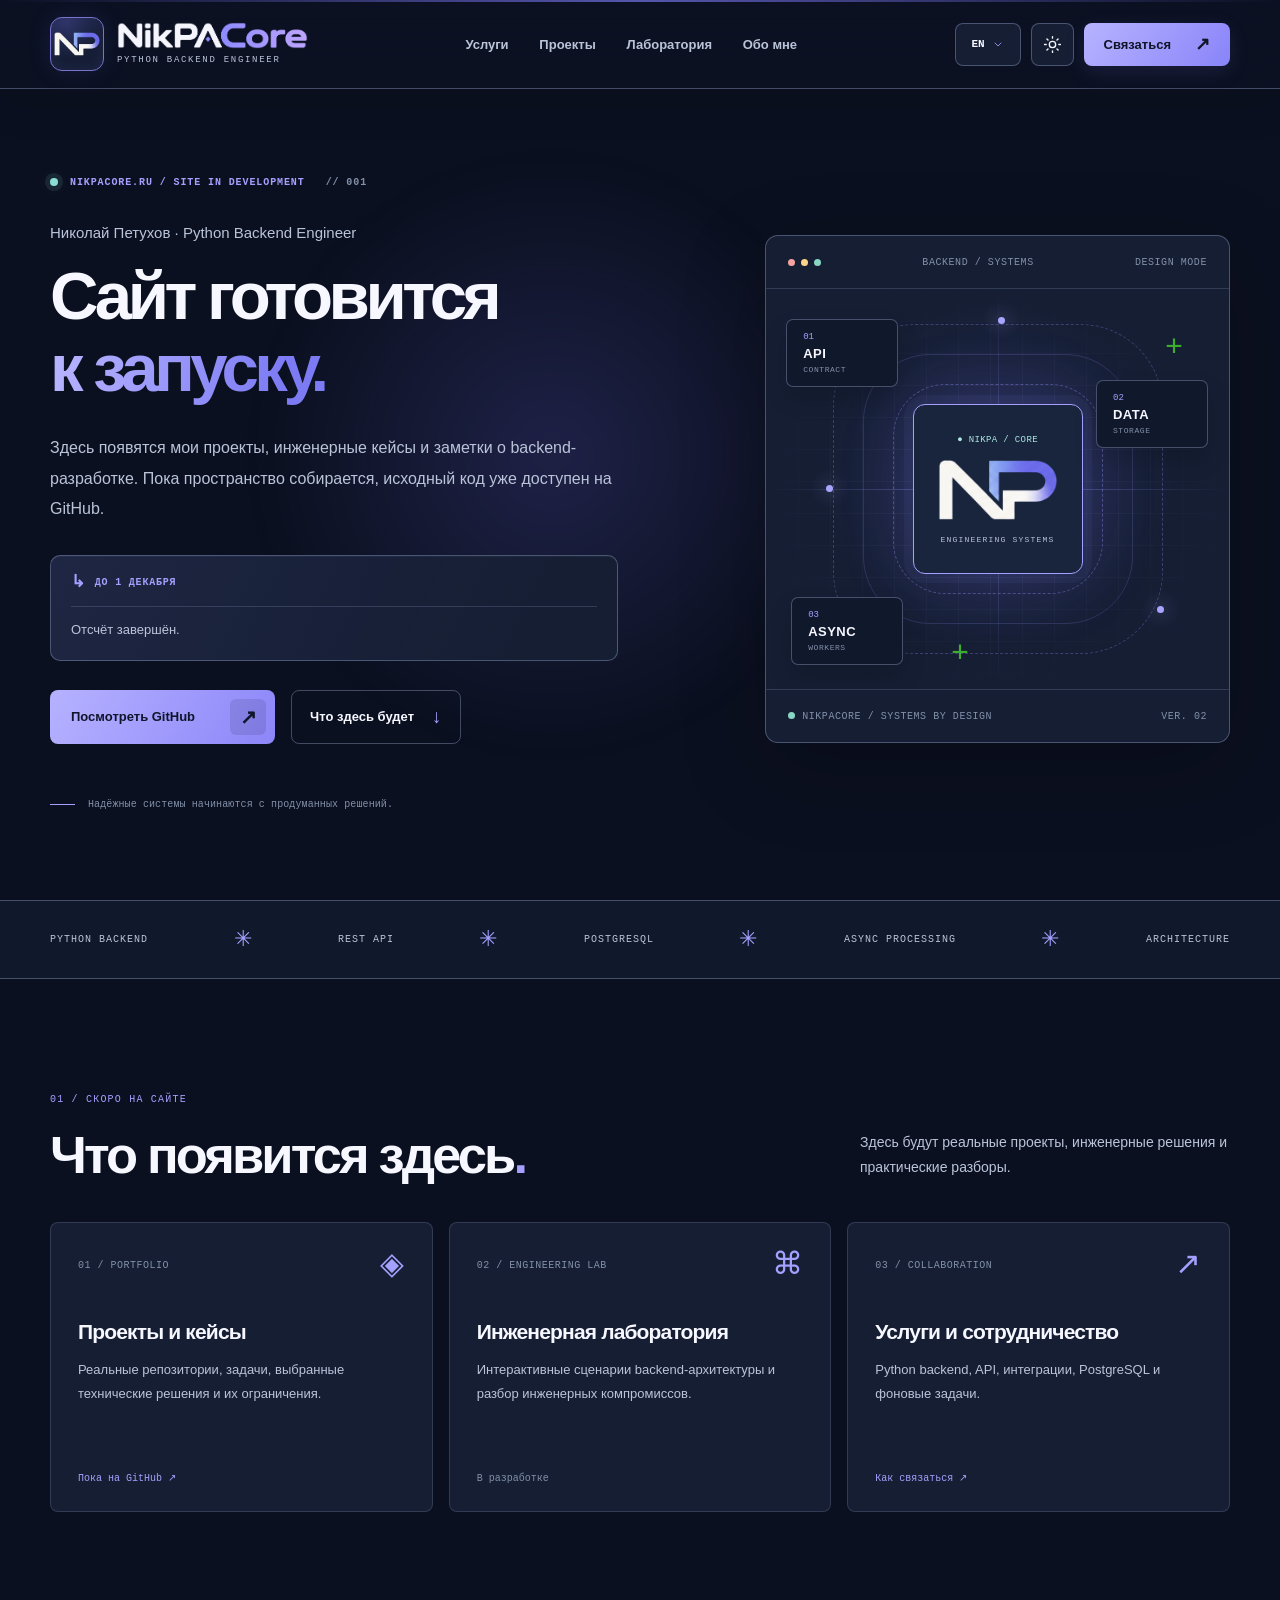
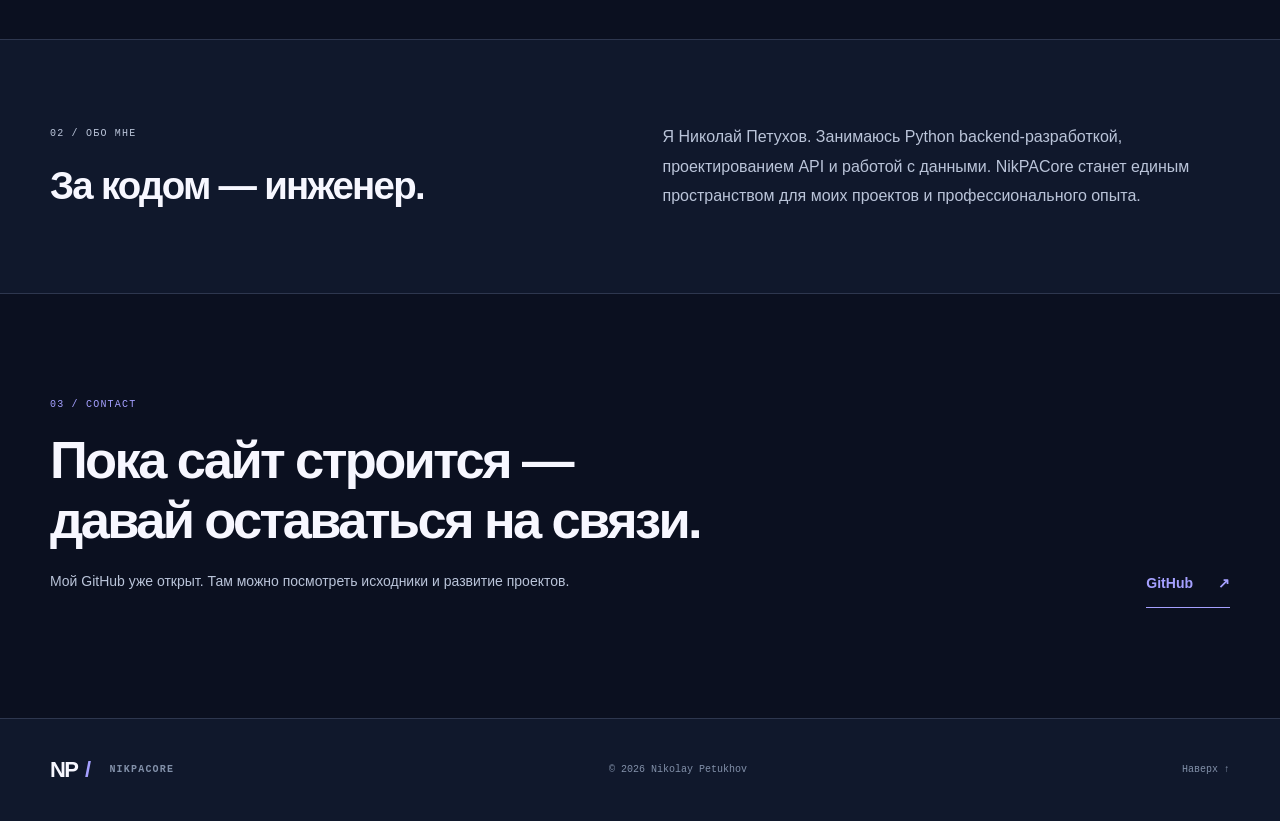
<file: index.html>
<!doctype html>
<html lang="ru" data-theme="dark">
    <head>
        <meta charset="utf-8">
        <meta name="viewport" content="width=device-width, initial-scale=1">
        <meta name="theme-color" content="#0c1222">
        <meta name="description" content="NikPACore — персональный сайт Николая Петухова, Python Backend Engineer. Сайт готовится к запуску. Проекты доступны на GitHub.">
        <meta name="robots" content="index,follow">
        <meta name="color-scheme" content="dark light">
        <meta http-equiv="Content-Security-Policy" content="default-src 'self'; script-src 'self'; style-src 'self'; img-src 'self' data:; connect-src 'none'; object-src 'none'; base-uri 'self'; form-action 'none'">
        <meta property="og:type" content="website">
        <meta property="og:title" content="NikPACore — Скоро запуск">
        <meta property="og:description" content="Python Backend Engineering · Portfolio · Projects. Сайт в разработке.">
        <meta property="og:url" content="https://nikpacore.ru/">
        <meta property="og:image" content="https://nikpacore.ru/assets/og-cover.png">
        <meta property="og:image:width" content="1200">
        <meta property="og:image:height" content="630">
        <meta property="og:image:alt" content="NikPACore — Python Backend Engineering">
        <meta property="og:locale" content="ru_RU">
        <link rel="canonical" href="https://nikpacore.ru/">
        <link rel="icon" type="image/png" href="assets/favicon.png">
        <link rel="stylesheet" href="css/base.css">
        <link rel="stylesheet" href="css/header.css">
        <link rel="stylesheet" href="css/hero.css">
        <link rel="stylesheet" href="css/countdown.css">
        <link rel="stylesheet" href="css/sections.css">
        <link rel="stylesheet" href="css/responsive.css">
        <script src="js/app.js" defer></script>
        <title>NikPACore — Скоро запуск | Python Backend Engineering</title>
    </head>
    <body>
        <a href="#main" class="skip-link" data-i18n="skip">Перейти к содержимому</a>
        <header class="header" id="top">
            <div class="header-inner container">
                <a href="#top" class="brand" aria-label="NikPACore — на главную">
                    <span class="brand-badge" aria-hidden="true">
                        <img class="brand-mark dark-art" src="assets/np-mark-dark.png" alt="" width="47" height="32">
                        <img class="brand-mark light-art" src="assets/np-mark-light.png" alt="" width="47" height="32">
                    </span>
                    <span class="brand-words">
                        <img class="brand-name dark-art" src="assets/np-wordmark-dark.png" alt="NikPACore" width="201" height="40">
                        <img class="brand-name light-art" src="assets/np-wordmark-light.png" alt="NikPACore" width="201" height="40">
                        <span class="brand-descriptor">PYTHON BACKEND ENGINEER</span>
                    </span>
                </a>
                <nav class="desktop-nav" aria-label="Основная навигация">
                    <a href="#services" data-i18n="navServices">Услуги</a>
                    <a href="#projects" data-i18n="navProjects">Проекты</a>
                    <a href="#lab" data-i18n="navLab">Лаборатория</a>
                    <a href="#about" data-i18n="navAbout">Обо мне</a>
                </nav>
                <div class="header-actions">
                    <button type="button" class="utility-btn lang-toggle" id="lang-toggle" aria-label="Switch to English">
                        <span id="lang-label">EN</span>
                        <svg viewBox="0 0 24 24" aria-hidden="true">
                            <path d="m6 9 6 6 6-6"/>
                        </svg>
                    </button>
                    <button type="button" class="utility-btn theme-toggle" id="theme-toggle" aria-label="Включить светлую тему" aria-pressed="false">
                        <svg class="sun-icon" viewBox="0 0 24 24" aria-hidden="true">
                            <circle cx="12" cy="12" r="4"/>
                            <path d="M12 2v2m0 16v2M4.93 4.93l1.42 1.42m11.3 11.3 1.42 1.42M2 12h2m16 0h2M4.93 19.07l1.42-1.42m11.3-11.3 1.42-1.42"/>
                        </svg>
                        <svg class="moon-icon" viewBox="0 0 24 24" aria-hidden="true">
                            <path d="M20.5 14.7A8.5 8.5 0 0 1 9.3 3.5 8.5 8.5 0 1 0 20.5 14.7Z"/>
                        </svg>
                    </button>
                    <a class="contact-cta" href="#contact">
                        <span data-i18n="navContact">Связаться</span>
                        <span aria-hidden="true">↗</span>
                    </a>
                    <button type="button" class="utility-btn mobile-toggle" id="mobile-toggle" aria-label="Открыть меню" aria-controls="mobile-nav" aria-expanded="false">
                        <svg viewBox="0 0 24 24" aria-hidden="true">
                            <path class="hamburger" d="M4 6h16M4 12h16M4 18h16"/>
                            <path class="close-lines" d="m5 5 14 14M19 5 5 19"/>
                        </svg>
                    </button>
                </div>
            </div>
            <nav class="mobile-nav" id="mobile-nav" aria-label="Мобильная навигация" hidden>
                <a href="#services" data-i18n="navServices">Услуги</a>
                <a href="#projects" data-i18n="navProjects">Проекты</a>
                <a href="#lab" data-i18n="navLab">Лаборатория</a>
                <a href="#about" data-i18n="navAbout">Обо мне</a>
                <a href="#contact" data-i18n="navContact">Связаться</a>
            </nav>
        </header>
        <main id="main">
            <section class="hero container" aria-labelledby="hero-title">
                <div class="hero-copy">
                    <div class="status-line">
                        <span class="status-dot" aria-hidden="true"></span>
                        <span data-i18n="eyebrow">NIKPACORE.RU / SITE IN DEVELOPMENT</span>
                        <span class="status-mini">// 001</span>
                    </div>
                    <p class="hero-overline" data-i18n="intro">Николай Петухов · Python Backend Engineer</p>
                    <h1 id="hero-title">
                        <span data-i18n="heroOne">Сайт готовится</span>
                        <br>
                        <span class="hero-gradient" data-i18n="heroTwo">к запуску<span class="hero-period">.</span></span>
                    </h1>
                    <p class="hero-description" data-i18n="description">Здесь появятся мои проекты, инженерные кейсы и заметки о backend-разработке. Пока пространство собирается, исходный код уже доступен на GitHub.</p>
                    <section class="launch-countdown" aria-labelledby="countdown-title">
                        <div class="countdown-heading">
                            <span class="countdown-heading-title" id="countdown-title">
                                <span class="countdown-heading-marker" aria-hidden="true">↳</span>
                                <span data-i18n="countdownHeading">ДО 1 ДЕКАБРЯ</span>
                            </span>
                        </div>
                        <div class="countdown-values" id="countdown-values" role="timer" aria-live="off" aria-label="Время до 1 декабря">
                            <div class="countdown-unit"><span class="countdown-number" id="countdown-days">--</span><span class="countdown-label" data-i18n="countdownDays">ДНЕЙ</span></div>
                            <div class="countdown-unit"><span class="countdown-number" id="countdown-hours">--</span><span class="countdown-label" data-i18n="countdownHours">ЧАСОВ</span></div>
                            <div class="countdown-unit"><span class="countdown-number" id="countdown-minutes">--</span><span class="countdown-label" data-i18n="countdownMinutes">МИНУТ</span></div>
                            <div class="countdown-unit"><span class="countdown-number" id="countdown-seconds">--</span><span class="countdown-label" data-i18n="countdownSeconds">СЕКУНД</span></div>
                        </div>
                        <p class="countdown-finished" id="countdown-finished" role="status" aria-live="polite" hidden data-i18n="countdownFinished">Отсчёт завершён.</p>
                        <noscript><p class="countdown-noscript">Для работы счётчика включите JavaScript.</p></noscript>
                    </section>
                    <div class="hero-actions">
                        <a class="primary-button" href="https://github.com/NikPACodes" target="_blank" rel="noopener noreferrer">
                            <span data-i18n="exploreGithub">Посмотреть GitHub</span>
                            <span class="button-symbol" aria-hidden="true">↗</span>
                        </a>
                        <a class="secondary-button" href="#upcoming">
                            <span data-i18n="whatsNext">Что здесь будет</span>
                            <span aria-hidden="true">↓</span>
                        </a>
                    </div>
                    <div class="hero-note">
                        <span class="note-rule" aria-hidden="true"></span>
                        <span data-i18n="note">Надёжные системы начинаются с продуманных решений.</span>
                    </div>
                </div>
                <div class="hero-visual" role="img" aria-label="Схематичная иллюстрация компонентов backend: API, данные и фоновые задачи">
                    <div class="visual-header">
                        <span class="visual-header-dots"><i></i><i></i><i></i></span>
                        <span>BACKEND / SYSTEMS</span>
                        <span>DESIGN MODE</span>
                    </div>
                    <div class="visual-stage" aria-hidden="true">
                        <div class="diagram-grid"></div>
                        <div class="diagram-cross cross-one">+</div>
                        <div class="diagram-cross cross-two">+</div>
                        <div class="diagram-orbit orbit-one"></div>
                        <div class="diagram-orbit orbit-two"></div>
                        <div class="diagram-orbit orbit-three"></div>
                        <span class="diagram-axis axis-horizontal"></span>
                        <span class="diagram-axis axis-vertical"></span>
                        <div class="center-core">
                            <span class="core-status">● NIKPA / CORE</span>
                            <img class="core-image dark-art" src="assets/np-mark-dark.png" alt="">
                            <img class="core-image light-art" src="assets/np-mark-light.png" alt="">
                            <span class="core-label">ENGINEERING SYSTEMS</span>
                        </div>
                        <div class="floating-node node-api">
                            <span class="node-count">01</span>
                            <strong>API</strong>
                            <small>CONTRACT</small>
                        </div>
                        <div class="floating-node node-data">
                            <span class="node-count">02</span>
                            <strong>DATA</strong>
                            <small>STORAGE</small>
                        </div>
                        <div class="floating-node node-async">
                            <span class="node-count">03</span>
                            <strong>ASYNC</strong>
                            <small>WORKERS</small>
                        </div>
                        <span class="diagram-spark spark-a"></span>
                        <span class="diagram-spark spark-b"></span>
                        <span class="diagram-spark spark-c"></span>
                    </div>
                    <div class="visual-footer">
                        <span><span class="visual-footer-dot"></span>NIKPACORE / SYSTEMS BY DESIGN</span>
                        <span>VER. 02</span>
                    </div>
                </div>
            </section>
            <div class="ticker-band" aria-label="Направления разработки">
                <div class="container ticker-inner">
                    <span>PYTHON BACKEND</span>
                    <span class="asterisk">✳</span>
                    <span>REST API</span>
                    <span class="asterisk">✳</span>
                    <span>POSTGRESQL</span>
                    <span class="asterisk">✳</span>
                    <span>ASYNC PROCESSING</span>
                    <span class="asterisk">✳</span>
                    <span>ARCHITECTURE</span>
                </div>
            </div>
            <section class="upcoming container" id="upcoming" aria-labelledby="upcoming-title">
                <div class="section-head">
                    <div>
                        <p class="section-counter">01 / <span data-i18n="sectionEyebrow">СКОРО НА САЙТЕ</span></p>
                        <h2 id="upcoming-title" data-i18n="sectionTitle">Что появится здесь</h2>
                    </div>
                    <p data-i18n="sectionLead">Здесь будут реальные проекты, инженерные решения и практические разборы.</p>
                </div>
                <div class="preview-grid">
                    <article class="preview-card" id="projects">
                        <div class="preview-top">
                            <span>01 / PORTFOLIO</span>
                            <span class="preview-icon" aria-hidden="true">◈</span>
                        </div>
                        <h3 data-i18n="cardProjectsTitle">Проекты и кейсы</h3>
                        <p data-i18n="cardProjectsDesc">Реальные репозитории, задачи, выбранные технические решения и их ограничения.</p>
                        <a href="https://github.com/NikPACodes?tab=repositories" target="_blank" rel="noopener noreferrer"><span data-i18n="cardProjectsLink">Пока на GitHub</span> ↗</a>
                    </article>
                    <article class="preview-card" id="lab">
                        <div class="preview-top">
                            <span>02 / ENGINEERING LAB</span>
                            <span class="preview-icon" aria-hidden="true">⌘</span>
                        </div>
                        <h3 data-i18n="cardLabTitle">Инженерная лаборатория</h3>
                        <p data-i18n="cardLabDesc">Интерактивные сценарии backend-архитектуры и разбор инженерных компромиссов.</p>
                        <span class="preview-label" data-i18n="comingSoon">В разработке</span>
                    </article>
                    <article class="preview-card" id="services">
                        <div class="preview-top">
                            <span>03 / COLLABORATION</span>
                            <span class="preview-icon" aria-hidden="true">↗</span>
                        </div>
                        <h3 data-i18n="cardServicesTitle">Услуги и сотрудничество</h3>
                        <p data-i18n="cardServicesDesc">Python backend, API, интеграции, PostgreSQL и фоновые задачи.</p>
                        <a href="#contact"><span data-i18n="cardServicesLink">Как связаться</span> ↗</a>
                    </article>
                </div>
            </section>
            <section class="about-strip" id="about">
                <div class="container about-content">
                    <div>
                        <p class="section-counter">02 / <span data-i18n="aboutEyebrow">ОБО МНЕ</span></p>
                        <h2 data-i18n="aboutTitle">За кодом — инженер.</h2>
                    </div>
                    <p data-i18n="aboutText">Я Николай Петухов. Занимаюсь Python backend-разработкой, проектированием API и работой с данными. NikPACore станет единым пространством для моих проектов и профессионального опыта.</p>
                </div>
            </section>
            <section class="contact-panel container" id="contact" aria-labelledby="contact-title">
                <div>
                    <p class="section-counter">03 / CONTACT</p>
                    <h2 id="contact-title" data-i18n="contactTitle">Пока сайт строится —<br>давай оставаться на связи.</h2>
                    <p data-i18n="contactDescription">Мой GitHub уже открыт. Там можно посмотреть исходники и развитие проектов.</p>
                </div>
                <a href="https://github.com/NikPACodes" class="contact-large" target="_blank" rel="noopener noreferrer">GitHub <span aria-hidden="true">↗</span></a>
            </section>
        </main>
        <footer class="footer">
            <div class="container footer-inner">
                <a href="#top" class="footer-logo">NP<span>/</span><span class="footer-name">NIKPACORE</span></a>
                <span>© <span id="year">2026</span> Nikolay Petukhov</span>
                <a href="#top" class="back-top"><span data-i18n="backTop">Наверх</span> ↑</a>
            </div>
        </footer>
    </body>
</html>
</file>
<file: css/base.css>
/*Дизайн-маркеры и глобальный сброс настроек*/
/*Определение цветов для каждой темы. Общая типографика, ширина контейнера, фокусировка клавиатуры*/

:root {
    --bg: #0b1020;
    --bg-2: #10182c;
    --header-bg: rgba(12, 18, 34, .94);
    --panel: #151e33;
    --panel-2: #19253d;
    --fg: #f7f7ff;
    --text-soft: #bac4d9;
    --muted: #8290a9;
    --line: rgba(174, 187, 229, .19);
    --line-strong: rgba(174, 187, 229, .34);
    --accent: #a5a0ff;
    --accent-2: #7e7bfa;
    --accent-ink: #11152b;
    --grid: rgba(166, 182, 234, .075);
    --glow: rgba(123, 116, 252, .18);
    color-scheme: dark;
}

html[data-theme=light] {
    --bg: #f9f8f3;
    --bg-2: #f0eef8;
    --header-bg: rgba(249, 248, 243, .95);
    --panel: #fff;
    --panel-2: #f1f2fa;
    --fg: #18243a;
    --text-soft: #45536c;
    --muted: #67758c;
    --line: rgba(39, 52, 87, .15);
    --line-strong: rgba(39, 52, 87, .29);
    --accent: #6460e2;
    --accent-2: #7373ee;
    --accent-ink: #fff;
    --grid: rgba(60, 76, 137, .065);
    --glow: rgba(116, 114, 238, .12);
    color-scheme: light;
}

*, *::before, *::after {
    box-sizing: border-box;
}

html {
    scroll-behavior: smooth;
    scroll-padding-top: 105px;
    overflow-x: clip;
}

body {
    margin: 0;
    font-family: "Segoe UI", Inter, Arial, sans-serif;
    background: var(--bg);
    color: var(--fg);
    -webkit-font-smoothing: antialiased;
    overflow-x: hidden;
}

a {
    text-decoration: none;
    color: inherit;
}

button {
    font: inherit;
    cursor: pointer;
}

img {
    display: block;
    max-width: 100%;
}

a:focus-visible, button:focus-visible {
    outline: 2px solid var(--accent);
    outline-offset: 5px;
}

::selection {
    background: var(--accent);
    color: var(--accent-ink);
}

.container {
    width: min(1360px, calc(100% - 100px));
    margin-inline: auto;
}

.skip-link {
    position: absolute;
    left: 16px;
    top: -90px;
    z-index: 100;
    background: var(--accent);
    color: var(--accent-ink);
    padding: 12px 16px;
}

.skip-link:focus {
    top: 15px;
}
</file>
<file: css/header.css>
/*Статический сайт, без зависимостей, тёмная/светлая темы и адаптивная вёрстка.*/
/*Зашоловок, logo и навигаия.*/


.header {
    position: sticky;
    top: 0;
    z-index: 80;
    background: var(--header-bg);
    backdrop-filter: blur(20px);
    border-bottom: 1px solid var(--line-strong);
    box-shadow: 0 12px 45px rgba(0, 0, 0, .10);
}

.header::before {
    content: "";
    position: absolute;
    inset: 0 0 auto;
    height: 2px;
    background: linear-gradient(90deg, transparent, var(--accent-2), transparent);
    opacity: .65;
    pointer-events: none;
}

.header-inner {
    min-height: 88px;
    display: flex;
    align-items: center;
    gap: 24px;
}

.brand {
    display: inline-flex;
    align-items: center;
    gap: 13px;
    flex: 0 0 auto;
}

.brand-badge {
    display: grid;
    place-items: center;
    flex: 0 0 54px;
    width: 54px;
    height: 54px;
    background: radial-gradient(circle at 30% 10%, rgba(123, 116, 252, .25), transparent 60%), #151e34;
    border: 1px solid #7774cd;
    border-radius: 12px;
    box-shadow: 0 0 24px rgba(115, 110, 255, .12), inset 0 0 15px rgba(115, 110, 255, .1);
}

.brand-mark {
    width: 46px;
    max-height: 34px;
    height: auto;
    object-fit: contain;
}

.brand-words {
    display: flex;
    flex-direction: column;
    align-items: flex-start;
    gap: 6px;
}

.brand-name {
    width: 191px;
    height: auto;
    max-height: 42px;
    object-fit: contain;
}

.brand-descriptor {
    font: 500 9px/1.2 ui-monospace, "SFMono-Regular", Consolas, monospace;
    letter-spacing: .19em;
    color: var(--text-soft);
    white-space: nowrap;
}

.light-art {
    display: none;
}

html[data-theme=light] .dark-art {
    display: none;
}

html[data-theme=light] .light-art {
    display: block;
}

html[data-theme=light] .brand-badge {
    background: #f0eefb;
    border-color: #a6a1e8;
}

.desktop-nav {
    display: flex;
    align-items: center;
    justify-content: center;
    gap: clamp(18px, 2.4vw, 42px);
    margin-left: auto;
    margin-right: auto;
}

.desktop-nav a {
    white-space: nowrap;
    font-size: 13px;
    font-weight: 600;
    color: var(--text-soft);
    transition: color .2s;
}

.desktop-nav a:hover {
    color: var(--accent);
}

.header-actions {
    display: flex;
    gap: 10px;
    align-items: center;
}

.utility-btn {
    display: inline-flex;
    align-items: center;
    justify-content: center;
    gap: 7px;
    border: 1px solid var(--line-strong);
    background: var(--panel);
    color: var(--fg);
    border-radius: 8px;
    min-height: 43px;
    min-width: 43px;
    padding: 0 10px;
    transition: border-color .2s, background .2s;
}

.utility-btn:hover {
    border-color: var(--accent);
}

.utility-btn svg {
    width: 19px;
    height: 19px;
    fill: none;
    stroke: currentColor;
    stroke-width: 1.7;
    stroke-linecap: round;
    stroke-linejoin: round;
}

.lang-toggle {
    min-width: 66px;
    font: 600 11px ui-monospace, Consolas, monospace;
}

.lang-toggle svg {
    width: 12px;
    color: var(--accent);
}

.moon-icon {
    display: none;
}

html[data-theme=light] .sun-icon {
    display: none;
}

html[data-theme=light] .moon-icon {
    display: block;
}

.contact-cta {
    display: inline-flex;
    min-height: 43px;
    gap: 24px;
    align-items: center;
    justify-content: center;
    border-radius: 8px;
    background: linear-gradient(125deg, #b7b3ff, #8984f9);
    color: #101427;
    padding: 0 20px;
    font-size: 13px;
    font-weight: 750;
    box-shadow: 0 6px 20px rgba(134, 127, 245, .13);
    white-space: nowrap;
}

.contact-cta:hover, .primary-button:hover {
    filter: brightness(1.08);
}

.contact-cta span:last-child {
    font-size: 18px;
}

.mobile-toggle {
    display: none;
}

.close-lines {
    display: none;
}

.mobile-nav[hidden] {
    display: none !important;
}

.mobile-nav {
    display: none;
}
</file>
<file: css/hero.css>
/*Инженерная схема (декоративная)*/
/*Все узлы диаграммы декоративные и без JS.*/


.hero {
    position: relative;
    display: grid;
    grid-template-columns: minmax(0, 1.17fr) minmax(420px, .83fr);
    gap: 60px;
    align-items: center;
    min-height: 735px;
    padding-top: 77px;
    padding-bottom: 87px;
}

.hero::before {
    content: "";
    position: absolute;
    left: 15%;
    top: 5%;
    width: 650px;
    height: 650px;
    background: radial-gradient(ellipse, var(--glow), transparent 63%);
    pointer-events: none;
    filter: blur(24px);
}

.hero-copy {
    position: relative;
    z-index: 2;
}

.status-line {
    display: flex;
    align-items: center;
    gap: 12px;
    min-height: 32px;
    font: 600 10px ui-monospace, Consolas, monospace;
    letter-spacing: .09em;
    color: var(--accent);
}

.status-dot {
    height: 8px;
    width: 8px;
    border-radius: 50%;
    background: #8bdfd2;
    box-shadow: 0 0 0 5px rgba(139, 223, 210, .1), 0 0 18px rgba(139, 223, 210, .2);
}

.status-mini {
    margin-left: 9px;
    color: var(--muted);
}

.hero-overline {
    font-size: 15px;
    font-weight: 500;
    color: var(--text-soft);
    margin: 26px 0 19px;
}

.hero h1 {
    font-size: clamp(56px, 5.25vw, 85px);
    line-height: 1.065;
    letter-spacing: -.067em;
    font-weight: 750;
    margin: 0;
    white-space: nowrap;
}

.hero-gradient {
    background: linear-gradient(100deg, #b9b6ff, #7c7bf4 84%);
    background-clip: text;
    -webkit-background-clip: text;
    color: transparent;
}


.hero-description {
    max-width: 575px;
    color: var(--text-soft);
    font-size: 16px;
    line-height: 1.9;
    margin: 30px 0 0;
}

.hero-actions {
    display: flex;
    align-items: center;
    gap: 16px;
    flex-wrap: wrap;
}

.primary-button {
    display: flex;
    align-items: center;
    gap: 35px;
    min-height: 54px;
    border-radius: 8px;
    background: linear-gradient(120deg, #b6b2ff, #8c86f9);
    padding: 9px 9px 9px 21px;
    font-size: 13px;
    font-weight: 750;
    color: #10152b;
}

.button-symbol {
    display: grid;
    place-items: center;
    width: 36px;
    height: 36px;
    background: rgba(18, 21, 53, .12);
    border-radius: 6px;
    font-size: 20px;
}

.secondary-button {
    display: flex;
    align-items: center;
    gap: 18px;
    font-size: 13px;
    font-weight: 650;
    border: 1px solid var(--line-strong);
    border-radius: 8px;
    padding: 0 18px;
    min-height: 54px;
}

.secondary-button:hover {
    border-color: var(--accent);
}

.secondary-button span:last-child {
    color: var(--accent);
    font-size: 19px;
}

.hero-note {
    display: flex;
    align-items: center;
    gap: 13px;
    margin-top: 52px;
    font: 10px/1.7 ui-monospace, Consolas, monospace;
    color: var(--muted);
    letter-spacing: .01em;
}

.note-rule {
    height: 1px;
    width: 25px;
    background: var(--accent);
}

.hero-visual {
    width: 100%;
    min-height: 506px;
    background: radial-gradient(circle at 50% 48%, var(--glow), transparent 50%), var(--panel);
    border: 1px solid var(--line-strong);
    box-shadow: 0 24px 85px rgba(0, 0, 0, .23);
    border-radius: 13px;
    overflow: hidden;
    position: relative;
}

.visual-header, .visual-footer {
    height: 53px;
    display: flex;
    align-items: center;
    justify-content: space-between;
    gap: 15px;
    padding: 0 22px;
    font: 10px ui-monospace, Consolas, monospace;
    letter-spacing: .055em;
    color: var(--muted);
    white-space: nowrap;
}

.visual-header {
    border-bottom: 1px solid var(--line);
}

.visual-footer {
    border-top: 1px solid var(--line);
}

.visual-header-dots {
    display: flex;
    gap: 6px;
}

.visual-header-dots i {
    display: block;
    width: 7px;
    height: 7px;
    border-radius: 50%;
    background: #f5a39f;
}

.visual-header-dots i:nth-child(2) {
    background: #ffd38a;
}

.visual-header-dots i:nth-child(3) {
    background: #89d6c5;
}

.visual-stage {
    height: 400px;
    position: relative;
    overflow: hidden;
    display: grid;
    place-items: center;
}

.diagram-grid {
    position: absolute;
    inset: 0;
    background-image: linear-gradient(to right, var(--grid) 1px, transparent 1px), linear-gradient(to bottom, var(--grid) 1px, transparent 1px);
    background-size: 32px 32px;
    mask-image: radial-gradient(ellipse at center, black 15%, transparent 78%);
}

/* Decorative layers are CSS-only: none of them show real backend activity. */
.diagram-orbit {
    position: absolute;
    left: 50%;
    top: 50%;
    transform: translate(-50%, -50%);
    border-radius: 25%;
    border: 1px dashed rgba(154, 144, 255, .3);
    pointer-events: none;
}

.orbit-one {
    width: 330px;
    height: 330px;
    animation: slow-spin 90s linear infinite;
}

.orbit-two {
    width: 270px;
    height: 270px;
    animation: reverse-spin 60s linear infinite;
    border-style: solid;
    border-color: rgba(154, 144, 255, .18);
}

.orbit-three {
    width: 210px;
    height: 210px;
    border-color: rgba(154, 144, 255, .38);
    animation: slow-spin 30s linear infinite;
}

.diagram-axis {
    position: absolute;
    z-index: 0;
    pointer-events: none;
}

.axis-horizontal {
    width: 100%;
    height: 1px;
    top: 50%;
    background: linear-gradient(90deg, transparent, rgba(148, 142, 250, .45), transparent);
}

.axis-vertical {
    height: 100%;
    width: 1px;
    left: 50%;
    background: linear-gradient(0deg, transparent, rgba(148, 142, 250, .35), transparent);
}

.diagram-cross {
    position: absolute;
    color: #3dad2d;
    font-size: 30px;
    font-weight: 300;
}

.cross-one {
    right: 10%;
    top: 10%;
}

.cross-two {
    left: 40%;
    bottom: 5%;
}

.center-core {
    position: relative;
    z-index: 4;
    width: 170px;
    height: 170px;
    display: flex;
    flex-direction: column;
    align-items: center;
    justify-content: center;
    gap: 10px;
    background: var(--panel-2);
    border: 1px solid var(--accent);
    border-radius: 12px;
    box-shadow: 0 0 0 9px rgba(146, 139, 255, .055), 0 0 75px var(--glow);
}

.core-status {
    color: #a9e9df;
    font: 9px ui-monospace, Consolas, monospace;
    letter-spacing: .04em;
}

.core-image {
    width: 120px;
    height: 70px;
    object-fit: contain;
}

.core-label {
    font: 8px ui-monospace, Consolas, monospace;
    letter-spacing: .15em;
    color: var(--text-soft);
}

.floating-node {
    z-index: 5;
    position: absolute;
    display: flex;
    flex-direction: column;
    gap: 4px;
    background: var(--bg-2);
    border: 1px solid var(--line-strong);
    padding: 12px 16px;
    min-width: 112px;
    box-shadow: 0 12px 25px rgba(0, 0, 0, .14);
    border-radius: 7px;
}

.node-count {
    font: 9px ui-monospace, Consolas, monospace;
    color: var(--accent);
}

.floating-node strong {
    font-size: 13px;
    letter-spacing: .035em;
}

.floating-node small {
    font: 8px ui-monospace, Consolas, monospace;
    color: var(--muted);
    letter-spacing: .07em;
}

.node-api {
    top: 30px;
    left: 20px;
}

.node-data {
    right: 21px;
    top: 91px;
}

.node-async {
    bottom: 24px;
    left: 25px;
}

.diagram-spark {
    position: absolute;
    width: 7px;
    height: 7px;
    background: #aaa4ff;
    border-radius: 50%;
    z-index: 3;
    box-shadow: 0 0 18px #a6a1ff;
    animation: glimmer 3.5s ease-in-out infinite;
}

.spark-a {
    left: 50%;
    top: 7%;
}

.spark-b {
    left: 13%;
    top: 49%;
    animation-delay: 1.4s;
}

.spark-c {
    right: 14%;
    bottom: 19%;
    animation-delay: 2.5s;
}

.visual-footer-dot {
    display: inline-block;
    width: 7px;
    height: 7px;
    border-radius: 50%;
    background: #89d6c5;
    margin-right: 7px;
}
</file>
<file: css/countdown.css>
/*Обратный отсчет.*/
/*Файл намеренно только таймер. Точки останова макета в файле responsive.css, который загружается позже в index.html.*/

.launch-countdown {
    max-width: 568px;
    margin: 31px 0 29px;
    padding: 18px 20px 19px;
    border: 1px solid var(--line-strong);
    border-radius: 10px;
    background: linear-gradient(115deg, rgba(134, 128, 249, .08), transparent 83%), var(--panel);
    box-shadow: inset 0 1px 0 rgba(180, 174, 255, .055);
}

.countdown-heading {
    display: flex;
    justify-content: flex-start;
    align-items: baseline;
    gap: 7px;
    margin-bottom: 15px;
}

.countdown-heading-title {
    display: inline-flex;
    align-items: center;
    gap: 9px;
    font: 600 10px/1.45 ui-monospace, Consolas, monospace;
    letter-spacing: .08em;
    color: var(--accent);
}

.countdown-heading-marker {
    font-size: 17px;
    line-height: 1;
}


/*Четыре равномерно расположенные группы чисел; никакой анимации или движущихся цифр.*/
.countdown-values {
    display: grid;
    grid-template-columns: repeat(4, minmax(0, 1fr));
    border-top: 1px solid var(--line);
    padding-top: 14px;
}

.countdown-unit {
    min-width: 0;
    display: flex;
    flex-direction: column;
    gap: 6px;
    padding: 0 12px;
}

.countdown-unit:first-child { padding-left: 0; }
.countdown-unit + .countdown-unit { border-left: 1px solid var(--line); }

.countdown-number {
    display: block;
    color: var(--fg);
    font: 650 clamp(28px, 2.55vw, 38px)/1.12 ui-monospace, 'SFMono-Regular', Consolas, monospace;
    font-variant-numeric: tabular-nums;
    letter-spacing: -.065em;
    white-space: nowrap;
}

.countdown-unit:first-child .countdown-number { color: var(--accent); }

.countdown-label {
    font: 9px/1.4 ui-monospace, Consolas, monospace;
    color: var(--muted);
    letter-spacing: .09em;
}

/*Состояние завершения отображается только после наступления крайнего срока;*/
/*отрицательных значений быть не может.*/

.countdown-finished {
    margin: 0;
    padding-top: 12px;
    border-top: 1px solid var(--line);
    color: var(--text-soft);
    font-size: 13px;
    line-height: 1.65;
}

/*Свойство hidden должно перекрывать стандартные объявления display:flex/grid.*/
.countdown-values[hidden], .countdown-finished[hidden] { display: none; }

.countdown-noscript {
    color: var(--text-soft);
    font-size: 12px;
    line-height: 1.6;
}
</file>
<file: css/sections.css>
.ticker-band {
    border-top: 1px solid var(--line-strong);
    border-bottom: 1px solid var(--line-strong);
    background: var(--bg-2);
}

.ticker-inner {
    min-height: 77px;
    display: flex;
    justify-content: space-between;
    align-items: center;
    gap: 16px;
    white-space: nowrap;
    color: var(--text-soft);
    font: 10px ui-monospace, Consolas, monospace;
    letter-spacing: .1em;
}

.asterisk {
    color: var(--accent);
    font-size: 22px;
}

.upcoming {
    padding-top: 115px;
    padding-bottom: 127px;
}

.section-head {
    display: flex;
    align-items: end;
    justify-content: space-between;
    gap: 35px;
    margin-bottom: 37px;
}

.section-counter {
    color: var(--accent);
    font: 10px ui-monospace, Consolas, monospace;
    letter-spacing: .12em;
    margin: 0 0 20px;
}

.section-head h2 {
    font-size: clamp(37px, 4.1vw, 62px);
    letter-spacing: -.055em;
    line-height: 1.15;
    margin: 0;
}


.section-head>p {
    max-width: 370px;
    color: var(--text-soft);
    font-size: 14px;
    line-height: 1.8;
    margin: 0 0 5px;
}

.preview-grid {
    display: grid;
    grid-template-columns: repeat(3, minmax(0, 1fr));
    gap: 16px;
}

.preview-card {
    min-height: 290px;
    padding: 27px;
    display: flex;
    flex-direction: column;
    border: 1px solid var(--line);
    background: var(--panel);
    border-radius: 8px;
    scroll-margin-top: 110px;
}

.preview-top {
    display: flex;
    align-items: center;
    justify-content: space-between;
    color: var(--muted);
    font: 10px ui-monospace, Consolas, monospace;
    letter-spacing: .05em;
}

.preview-icon {
    font-size: 31px;
    color: var(--accent);
    line-height: 1;
}

.preview-card h3 {
    font-size: 21px;
    letter-spacing: -.04em;
    line-height: 1.3;
    margin: 37px 0 13px;
}

.preview-card p {
    font-size: 13px;
    line-height: 1.82;
    color: var(--text-soft);
    margin: 0 0 24px;
}

.preview-card a, .preview-label {
    font: 10px ui-monospace, Consolas, monospace;
    color: var(--accent);
    margin-top: auto;
}

.preview-card a:hover {
    text-decoration: underline;
    text-underline-offset: 4px;
}

.preview-label {
    color: var(--muted);
}

.about-strip {
    background: var(--bg-2);
    border-block: 1px solid var(--line);
    scroll-margin-top: 95px;
}

.about-content {
    display: grid;
    grid-template-columns: 1fr 1fr;
    gap: 45px;
    align-items: center;
    padding-top: 66px;
    padding-bottom: 66px;
}

.about-content h2 {
    font-size: clamp(32px, 3vw, 48px);
    letter-spacing: -.045em;
    margin: 0;
}

.about-content p {
    line-height: 1.85;
    color: var(--text-soft);
    max-width: 610px;
}

.contact-panel {
    display: flex;
    align-items: end;
    justify-content: space-between;
    gap: 34px;
    padding-top: 105px;
    padding-bottom: 110px;
    scroll-margin-top: 95px;
}

.contact-panel h2 {
    font-size: clamp(34px, 4.1vw, 58px);
    letter-spacing: -.05em;
    line-height: 1.15;
    white-space: pre-line;
    margin: 0 0 18px;
}

.contact-panel p:not(.section-counter) {
    font-size: 14px;
    line-height: 1.8;
    color: var(--text-soft);
    max-width: 580px;
}

.contact-large {
    display: inline-flex;
    gap: 25px;
    align-items: center;
    white-space: nowrap;
    font-size: 14px;
    font-weight: 650;
    padding: 16px 0;
    border-bottom: 1px solid var(--accent);
    color: var(--accent);
}

.contact-large:hover {
    color: var(--fg);
}

.footer {
    background: var(--bg-2);
    border-top: 1px solid var(--line);
}

.footer-inner {
    min-height: 102px;
    display: flex;
    justify-content: space-between;
    align-items: center;
    gap: 25px;
    font: 10px ui-monospace, Consolas, monospace;
    color: var(--muted);
}

.footer-logo {
    display: flex;
    align-items: center;
    gap: 8px;
    font: 800 22px Arial, sans-serif;
    letter-spacing: -.08em;
    color: var(--fg);
}

.footer-logo>span:first-child {
    color: var(--accent);
}

.footer-logo .footer-name {
    font: 600 10px ui-monospace, Consolas, monospace;
    letter-spacing: .12em;
    margin-left: 12px;
    color: var(--muted);
}

.back-top:hover {
    color: var(--accent);
}

.section-head h2::after {
    content: ".";
    color: var(--accent);
}
</file>
<file: css/responsive.css>
/*Анимация, адаптивный дизайн и настройки движения*/
/*Media упорядочены от десктопных версий к версиям для узких экранов.*/

@keyframes slow-spin {
    to {
        transform: translate(-50%, -50%) rotate(360deg);
    }
}

@keyframes reverse-spin {
    to {
        transform: translate(-50%, -50%) rotate(-360deg);
    }
}

@keyframes glimmer {
    0%, 100% {
        opacity: .38;
        transform: scale(.75);
    }

    50% {
        opacity: 1;
        transform: scale(1.35);
    }
}

/*Компактные настольные компьютеры и небольшие ноутбуки: предотвращение перегруженности заголовка.*/
@media (max-width:1200px) {
    .container {
        width: calc(100% - 60px);
    }

    .header-inner {
        gap: 14px;
    }

    .brand-name {
        width: 162px;
    }

    .brand-descriptor {
        font-size: 8px;
        letter-spacing: .13em;
    }

    .desktop-nav {
        gap: 18px;
    }

    .desktop-nav a {
        font-size: 12px;
    }

    .hero {
        gap: 28px;
        grid-template-columns: minmax(0, 1fr) minmax(380px, .88fr);
    }

    .hero h1 {
        font-size: clamp(47px, 5vw, 72px);
    }

    .hero-visual {
        min-height: 470px;
    }

    .visual-stage {
        height: 364px;
    }

    .orbit-one {
        width: 305px;
        height: 305px;
    }

    .contact-cta {
        gap: 11px;
        padding: 0 15px;
    }
}

/*Планшет: заменяет десктопную навигацию на мобильное меню.*/
@media (max-width:1000px) {
    .desktop-nav {
        display: none;
    }

    .mobile-toggle {
        display: inline-flex;
    }

    .header-actions {
        margin-left: auto;
    }

    .mobile-toggle[aria-expanded=true] .hamburger {
        display: none;
    }

    .mobile-toggle[aria-expanded=true] .close-lines {
        display: block;
    }

    .mobile-nav {
        display: flex;
        flex-direction: column;
        padding: 10px 30px 23px;
        border-top: 1px solid var(--line);
        background: var(--header-bg);
    }

    .mobile-nav a {
        padding: 14px 0;
        border-bottom: 1px solid var(--line);
        font-size: 14px;
        font-weight: 600;
        color: var(--text-soft);
    }

    .mobile-nav a:hover {
        color: var(--accent);
    }

    .hero {
        grid-template-columns: 1fr;
        min-height: 0;
        padding-top: 85px;
        padding-bottom: 80px;
        gap: 65px;
    }

    .hero h1 {
        font-size: clamp(60px, 8vw, 88px);
    }

    .hero-visual {
        max-width: 660px;
        min-height: 506px;
    }

    .visual-stage {
        height: 400px;
    }

    .ticker-inner {
        justify-content: center;
        flex-wrap: wrap;
        white-space: normal;
        gap: 18px 23px;
        padding: 19px 0;
    }

    .upcoming {
        padding-block: 90px;
    }

    .section-head {
        align-items: start;
        flex-direction: column;
        gap: 18px;
    }

    .section-head>p {
        max-width: 660px;
    }

    .preview-grid {
        grid-template-columns: 1fr 1fr;
    }

    .preview-card:last-child {
        grid-column: span 2;
    }

    .preview-card {
        min-height: 260px;
    }

    .contact-panel {
        align-items: start;
        flex-direction: column;
    }
}

/*Телефоны: расположение контента друг под другом.*/
@media (max-width:650px) {
    .container {
        width: calc(100% - 36px);
    }

    .header-inner {
        min-height: 72px;
        gap: 8px;
    }

    .brand {
        gap: 8px;
    }

    .brand-badge {
        width: 42px;
        height: 42px;
        flex-basis: 42px;
        border-radius: 9px;
    }

    .brand-mark {
        width: 36px;
        max-height: 29px;
    }

    .brand-name {
        width: 123px;
    }

    .brand-descriptor {
        font-size: 6.6px;
        letter-spacing: .05em;
    }

    .brand-words {
        gap: 3px;
    }

    .header-actions {
        gap: 5px;
    }

    .utility-btn {
        min-width: 34px;
        min-height: 35px;
        padding: 0 6px;
        border-radius: 6px;
    }

    .utility-btn svg {
        width: 17px;
    }

    .lang-toggle {
        min-width: 40px;
        gap: 4px;
        font-size: 10px;
    }

    .lang-toggle svg {
        width: 10px;
    }

    .contact-cta {
        display: none;
    }

    .mobile-nav {
        padding-inline: 18px;
    }

    .hero {
        padding-top: 70px;
        padding-bottom: 67px;
        gap: 52px;
    }

    .status-line {
        font-size: 9px;
        gap: 8px;
        letter-spacing: 0;
    }

    .status-mini {
        display: none;
    }

    .hero-overline {
        font-size: 13px;
        margin: 25px 0 15px;
    }

    .hero h1 {
        font-size: clamp(42px, 9.4vw, 68px);
        line-height: 1.12;
        letter-spacing: -.068em;
    }

    .hero-description {
        font-size: 14px;
        line-height: 1.8;
        margin: 25px 0;
    }

    .hero-actions {
        gap: 10px;
    }

    .primary-button {
        min-height: 49px;
        font-size: 12px;
        padding-left: 14px;
        gap: 16px;
    }

    .button-symbol {
        width: 33px;
        height: 33px;
    }

    .secondary-button {
        min-height: 49px;
        font-size: 12px;
        padding-inline: 12px;
        gap: 11px;
    }

    .hero-note {
        font-size: 9px;
        margin-top: 30px;
    }

    .hero-visual {
        min-height: 407px;
    }

    .visual-header, .visual-footer {
        height: 47px;
        padding-inline: 13px;
        font-size: 8px;
    }

    .visual-stage {
        height: 310px;
    }

    .orbit-one {
        width: 260px;
        height: 260px;
    }

    .orbit-two {
        width: 208px;
        height: 208px;
    }

    .orbit-three {
        width: 160px;
        height: 160px;
    }

    .center-core {
        width: 125px;
        height: 132px;
        gap: 6px;
    }

    .core-image {
        width: 94px;
        height: 53px;
    }

    .core-status {
        font-size: 7px;
    }

    .core-label {
        font-size: 6px;
    }

    .floating-node {
        min-width: 77px;
        padding: 8px 9px;
        gap: 3px;
    }

    .floating-node strong {
        font-size: 10px;
    }

    .floating-node small {
        font-size: 7px;
    }

    .node-count {
        font-size: 8px;
    }

    .node-api {
        left: 7px;
        top: 15px;
    }

    .node-data {
        right: 7px;
        top: 75px;
    }

    .node-async {
        left: 10px;
        bottom: 12px;
    }

    .ticker-inner {
        font-size: 9px;
        gap: 12px 17px;
    }

    .asterisk {
        font-size: 15px;
    }

    .upcoming {
        padding-block: 76px;
    }

    .section-head h2 {
        font-size: 37px;
    }

    .preview-grid {
        grid-template-columns: 1fr;
        gap: 12px;
    }

    .preview-card:last-child {
        grid-column: auto;
    }

    .preview-card {
        min-height: 235px;
        padding: 22px;
    }

    .preview-card h3 {
        margin-top: 25px;
    }

    .about-content {
        grid-template-columns: 1fr;
        gap: 14px;
        padding-block: 48px;
    }

    .about-content h2 {
        font-size: 36px;
    }

    .about-content>p {
        font-size: 13px;
    }

    .contact-panel {
        padding-block: 76px;
    }

    .contact-panel h2 {
        font-size: 36px;
    }

    .contact-large {
        font-size: 13px;
    }

    .footer-inner {
        padding-block: 22px;
        min-height: 0;
        flex-wrap: wrap;
        gap: 15px;
    }

    .footer-inner>span {
        order: 3;
        width: 100%;
    }
}

/* Очень узкие телефоны (320–380px) */
@media (max-width:380px) {
    .brand-name {
        width: 106px;
    }

    .brand-descriptor {
        font-size: 5.8px;
    }

    .header-actions {
        gap: 4px;
    }

    .utility-btn {
        padding: 0 4px;
        min-width: 32px;
    }

    .hero h1 {
        font-size: 39px;
    }

    .hero-actions {
        flex-direction: column;
        align-items: stretch;
    }

    .primary-button, .secondary-button {
        justify-content: space-between;
    }

    .ticker-inner {
        gap: 12px;
    }

    .floating-node {
        min-width: 71px;
    }
}

/* Специальные возможности: отключение декоративной анимации. */
@media (prefers-reduced-motion: reduce) {
    html {
        scroll-behavior: auto;
    }

    *, *::before, *::after {
        animation-duration: .01ms !important;
        animation-iteration-count: 1 !important;
        transition-duration: .01ms !important;
    }
}

/* Обратный отчет: настройка интервала между ячейками и типографики для небольших экранов. */
@media (max-width: 650px) {
    .launch-countdown {
        padding: 16px 15px;
        margin: 26px 0 22px;
    }

    .countdown-unit {
        padding-inline: 8px;
        gap: 7px;
    }

    .countdown-number {
        font-size: clamp(25px, 6.8vw, 36px);
    }

    .countdown-label {
        font-size: 8px;
        letter-spacing: .045em;
    }

    .countdown-heading {
        gap: 4px 12px;
        margin-bottom: 11px;
    }
}

@media (max-width: 380px) {
    .launch-countdown {
        padding: 15px 12px;
    }

    .countdown-unit {
        padding-inline: 6px;
    }

    .countdown-number {
        font-size: 25px;
    }
}
</file>
